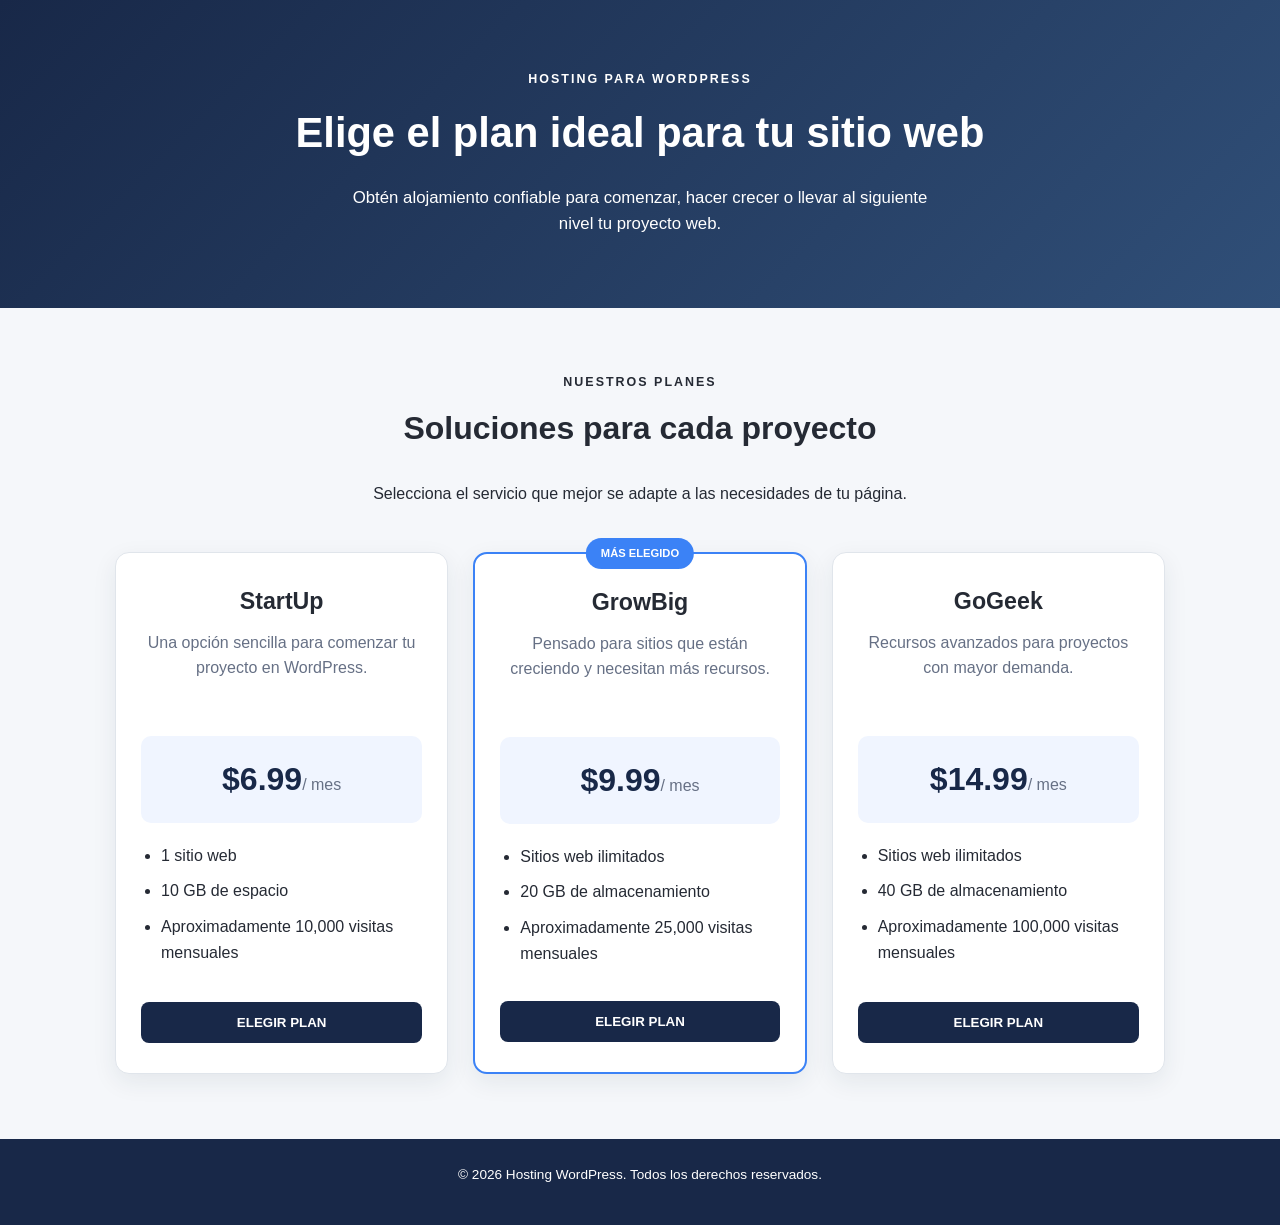
<file: practica/index.html>
<!DOCTYPE html>
<html lang="es">
<head>
    <meta charset="UTF-8">
    <meta name="viewport" content="width=device-width, initial-scale=1.0">
    <title>Planes de Hosting WordPress</title>
    <link rel="stylesheet" href="css/styles.css">
</head>
<body>
    <header class="hero">
        <div class="hero-content">
            <p class="hero-label">HOSTING PARA WORDPRESS</p>
            <h1>Elige el plan ideal para tu sitio web</h1>
            <p class="hero-text">Obtén alojamiento confiable para comenzar, hacer crecer o llevar al siguiente nivel tu proyecto web.</p>
        </div>
    </header>

    <main>
        <section class="pricing-section">
            <div class="section-heading">
                <p class="section-label">NUESTROS PLANES</p>
                <h2>Soluciones para cada proyecto</h2>
                <p>Selecciona el servicio que mejor se adapte a las necesidades de tu página.</p>
            </div>

            <div class="pricing-list">
                <article class="pricing-card">
                    <div class="card-header">
                        <h3>StartUp</h3>
                        <p>Una opción sencilla para comenzar tu proyecto en WordPress.</p>
                    </div>
                    <div class="price-box"><strong>$6.99</strong><span>/ mes</span></div>
                    <ul class="feature-list">
                        <li>1 sitio web</li>
                        <li>10 GB de espacio</li>
                        <li>Aproximadamente 10,000 visitas mensuales</li>
                    </ul>
                    <button class="select-button">ELEGIR PLAN</button>
                </article>

                <article class="pricing-card featured">
                    <div class="popular-tag">MÁS ELEGIDO</div>
                    <div class="card-header">
                        <h3>GrowBig</h3>
                        <p>Pensado para sitios que están creciendo y necesitan más recursos.</p>
                    </div>
                    <div class="price-box"><strong>$9.99</strong><span>/ mes</span></div>
                    <ul class="feature-list">
                        <li>Sitios web ilimitados</li>
                        <li>20 GB de almacenamiento</li>
                        <li>Aproximadamente 25,000 visitas mensuales</li>
                    </ul>
                    <button class="select-button">ELEGIR PLAN</button>
                </article>

                <article class="pricing-card">
                    <div class="card-header">
                        <h3>GoGeek</h3>
                        <p>Recursos avanzados para proyectos con mayor demanda.</p>
                    </div>
                    <div class="price-box"><strong>$14.99</strong><span>/ mes</span></div>
                    <ul class="feature-list">
                        <li>Sitios web ilimitados</li>
                        <li>40 GB de almacenamiento</li>
                        <li>Aproximadamente 100,000 visitas mensuales</li>
                    </ul>
                    <button class="select-button">ELEGIR PLAN</button>
                </article>
            </div>
        </section>
    </main>

    <footer class="main-footer">
        <p>&copy; 2026 Hosting WordPress. Todos los derechos reservados.</p>
    </footer>
</body>
</html>
</file>
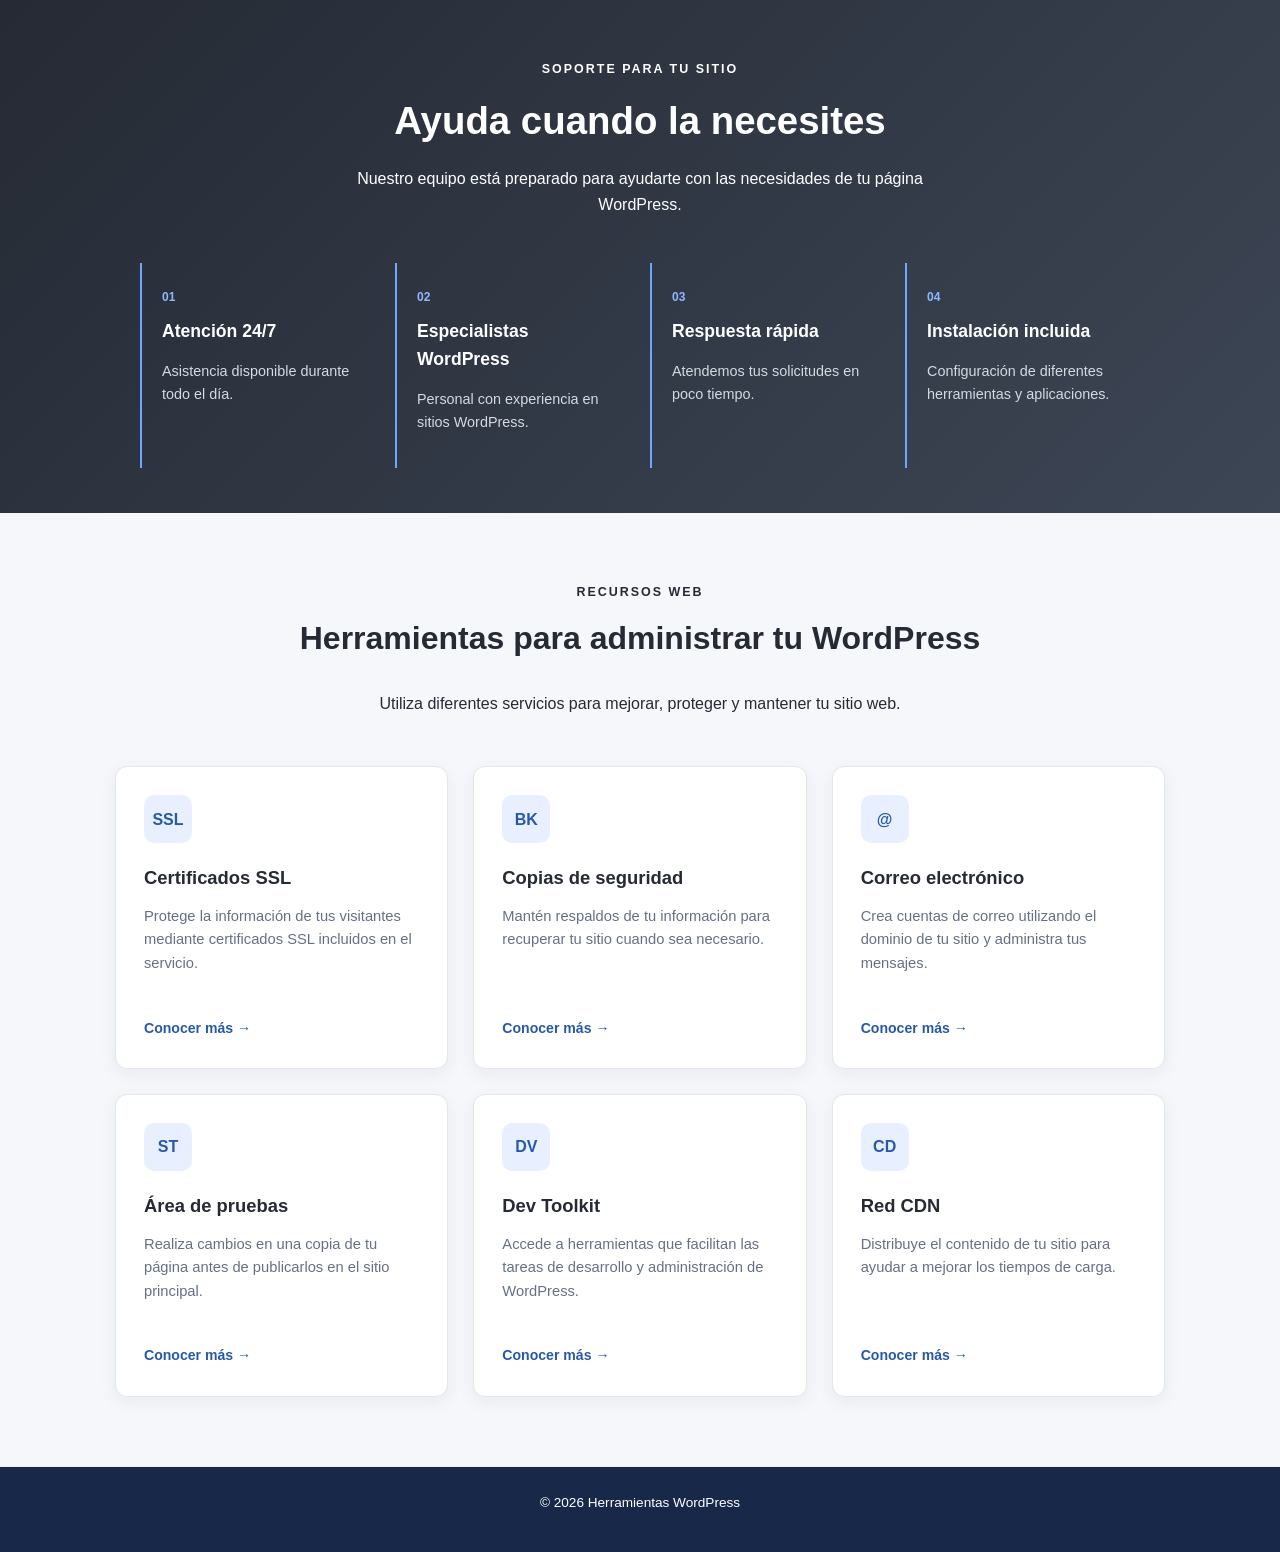
<file: practica/tools.html>
<!DOCTYPE html>
<html lang="es">
<head>
    <meta charset="UTF-8">
    <meta name="viewport" content="width=device-width, initial-scale=1.0">
    <title>Herramientas WordPress</title>
    <link rel="stylesheet" href="css/styles.css">
</head>
<body>
    <header class="support-banner">
        <div class="support-content">
            <p class="hero-label">SOPORTE PARA TU SITIO</p>
            <h1>Ayuda cuando la necesites</h1>
            <p>Nuestro equipo está preparado para ayudarte con las necesidades de tu página WordPress.</p>
        </div>

        <div class="support-options">
            <article class="support-item"><span class="support-number">01</span><h2>Atención 24/7</h2><p>Asistencia disponible durante todo el día.</p></article>
            <article class="support-item"><span class="support-number">02</span><h2>Especialistas WordPress</h2><p>Personal con experiencia en sitios WordPress.</p></article>
            <article class="support-item"><span class="support-number">03</span><h2>Respuesta rápida</h2><p>Atendemos tus solicitudes en poco tiempo.</p></article>
            <article class="support-item"><span class="support-number">04</span><h2>Instalación incluida</h2><p>Configuración de diferentes herramientas y aplicaciones.</p></article>
        </div>
    </header>

    <main>
        <section class="resources-section">
            <div class="resources-heading">
                <p class="section-label">RECURSOS WEB</p>
                <h1>Herramientas para administrar tu WordPress</h1>
                <p>Utiliza diferentes servicios para mejorar, proteger y mantener tu sitio web.</p>
            </div>

            <div class="resources-grid">
                <article class="resource-card"><div class="resource-icon">SSL</div><h2>Certificados SSL</h2><p>Protege la información de tus visitantes mediante certificados SSL incluidos en el servicio.</p><a href="#">Conocer más →</a></article>
                <article class="resource-card"><div class="resource-icon">BK</div><h2>Copias de seguridad</h2><p>Mantén respaldos de tu información para recuperar tu sitio cuando sea necesario.</p><a href="#">Conocer más →</a></article>
                <article class="resource-card"><div class="resource-icon">@</div><h2>Correo electrónico</h2><p>Crea cuentas de correo utilizando el dominio de tu sitio y administra tus mensajes.</p><a href="#">Conocer más →</a></article>
                <article class="resource-card"><div class="resource-icon">ST</div><h2>Área de pruebas</h2><p>Realiza cambios en una copia de tu página antes de publicarlos en el sitio principal.</p><a href="#">Conocer más →</a></article>
                <article class="resource-card"><div class="resource-icon">DV</div><h2>Dev Toolkit</h2><p>Accede a herramientas que facilitan las tareas de desarrollo y administración de WordPress.</p><a href="#">Conocer más →</a></article>
                <article class="resource-card"><div class="resource-icon">CD</div><h2>Red CDN</h2><p>Distribuye el contenido de tu sitio para ayudar a mejorar los tiempos de carga.</p><a href="#">Conocer más →</a></article>
            </div>
        </section>
    </main>

    <footer class="main-footer"><p>&copy; 2026 Herramientas WordPress</p></footer>
</body>
</html>
</file>
<file: practica/css/styles.css>
* { box-sizing: border-box; }
html { scroll-behavior: smooth; }
body { margin: 0; font-family: Arial, Helvetica, sans-serif; color: #252a34; background: #f5f7fa; line-height: 1.6; }
h1,h2,h3,p { margin-top: 0; }
a { color: inherit; }
button { font-family: inherit; }
.hero-label,.section-label { font-size: .78rem; font-weight: bold; letter-spacing: 2px; margin-bottom: 10px; }
.section-heading,.resources-heading { text-align: center; }
.hero { background: linear-gradient(135deg,#182848,#304f78); color: white; padding: 70px 20px; text-align: center; }
.hero-content { max-width: 760px; margin: 0 auto; }
.hero h1 { font-size: 2.6rem; margin-bottom: 18px; }
.hero-text { max-width: 600px; margin: auto; font-size: 1.05rem; }
.pricing-section { max-width: 1100px; margin: 0 auto; padding: 65px 25px; }
.section-heading { max-width: 650px; margin: 0 auto 45px; }
.section-heading h2 { font-size: 2rem; }
.pricing-list { display: grid; grid-template-columns: repeat(3,1fr); gap: 25px; align-items: stretch; }
.pricing-card { position: relative; background: white; border: 1px solid #e0e5eb; border-radius: 14px; padding: 30px 25px; box-shadow: 0 8px 25px rgba(30,50,70,.08); display: flex; flex-direction: column; }
.pricing-card:hover { transform: translateY(-5px); transition: .25s ease; }
.pricing-card.featured { border: 2px solid #3b82f6; }
.popular-tag { position: absolute; top: 0; left: 50%; transform: translate(-50%,-50%); background: #3b82f6; color: white; padding: 7px 15px; border-radius: 20px; font-size: .7rem; font-weight: bold; }
.card-header { text-align: center; }
.card-header h3 { font-size: 1.45rem; margin-bottom: 10px; }
.card-header p { color: #667085; min-height: 70px; }
.price-box { text-align: center; background: #f0f5ff; border-radius: 10px; padding: 18px; margin: 20px 0; }
.price-box strong { font-size: 2rem; color: #182848; }
.price-box span { color: #667085; }
.feature-list { padding-left: 20px; margin: 0 0 25px; flex-grow: 1; }
.feature-list li { margin-bottom: 10px; }
.select-button { width: 100%; border: none; border-radius: 8px; padding: 13px; background: #182848; color: white; font-weight: bold; cursor: pointer; }
.select-button:hover { background: #3b82f6; }
.support-banner { background: linear-gradient(135deg,#252a34,#3d4655); color: white; padding: 60px 25px 45px; text-align: center; }
.support-content { max-width: 720px; margin: 0 auto 45px; }
.support-content h1 { font-size: 2.4rem; margin-bottom: 15px; }
.support-content p { max-width: 650px; margin-left: auto; margin-right: auto; }
.support-options { max-width: 1000px; margin: auto; display: grid; grid-template-columns: repeat(4,1fr); gap: 20px; }
.support-item { padding: 20px; border-left: 2px solid #6ea8fe; text-align: left; }
.support-number { display: inline-block; font-size: .75rem; color: #8db8ff; font-weight: bold; margin-bottom: 10px; }
.support-item h2 { font-size: 1.1rem; }
.support-item p { color: #d5dae2; font-size: .9rem; }
.resources-section { max-width: 1100px; margin: auto; padding: 70px 25px; }
.resources-heading { max-width: 720px; margin: 0 auto 50px; }
.resources-heading h1 { font-size: 2rem; }
.resources-grid { display: grid; grid-template-columns: repeat(3,1fr); gap: 25px; }
.resource-card { background: white; border-radius: 12px; padding: 28px; border: 1px solid #e1e6ec; box-shadow: 0 5px 18px rgba(40,50,65,.06); }
.resource-card:hover { border-color: #3b82f6; transform: translateY(-4px); transition: .25s ease; }
.resource-icon { width: 48px; height: 48px; display: flex; align-items: center; justify-content: center; border-radius: 10px; background: #e8f0ff; color: #2859a8; font-weight: bold; margin-bottom: 20px; }
.resource-card h2 { font-size: 1.15rem; margin-bottom: 12px; }
.resource-card p { color: #667085; font-size: .92rem; min-height: 95px; }
.resource-card a { color: #2859a8; text-decoration: none; font-weight: bold; font-size: .88rem; }
.resource-card a:hover { text-decoration: underline; }
.main-footer { background: #182848; color: white; text-align: center; padding: 25px 15px; font-size: .85rem; }
@media (max-width:850px) { .pricing-list { grid-template-columns: 1fr; max-width: 500px; margin: auto; } .support-options { grid-template-columns: repeat(2,1fr); } .resources-grid { grid-template-columns: repeat(2,1fr); } }
@media (max-width:550px) { .hero h1 { font-size: 2rem; } .support-content h1 { font-size: 1.8rem; } .support-options,.resources-grid { grid-template-columns: 1fr; } .pricing-section,.resources-section { padding-left: 18px; padding-right: 18px; } }
</file>
